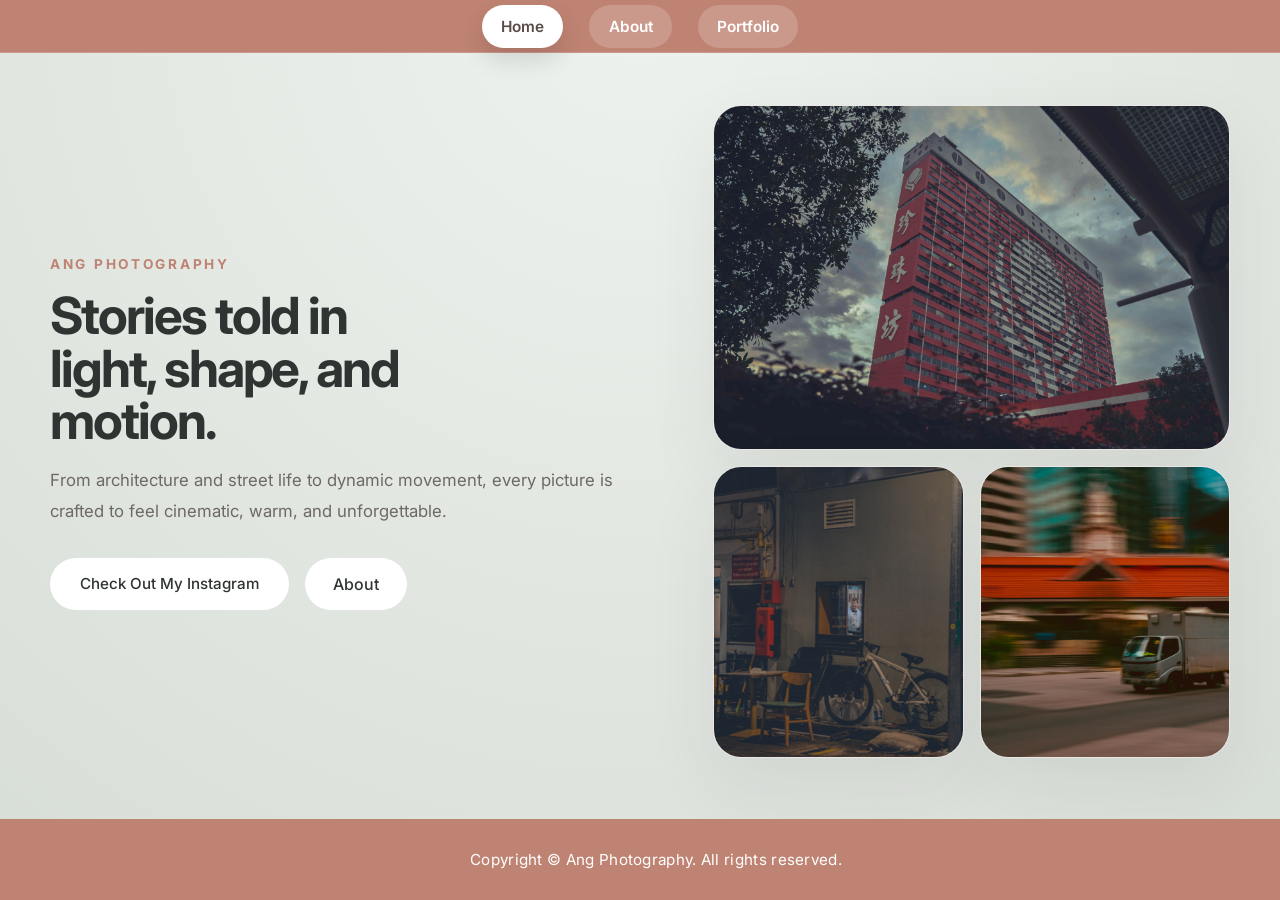
<file: index.html>
<!DOCTYPE html>
<html lang="en">

<head>
    <title>Ang Photography</title>
    <meta name="description"
        content="Discover cinematic photography by Ang Photography. Specializing in architecture, street life, and dynamic motion—stories told in light, shape, and unforgettable moments.">
    <meta charset="utf-8">
    <meta name="viewport" content="width=device-width, initial-scale=1">
    <link rel="preconnect" href="https://fonts.googleapis.com">
    <link rel="preconnect" href="https://fonts.gstatic.com" crossorigin>
    <link
        href="https://fonts.googleapis.com/css2?family=Inter:wght@400;500;600;700&family=Playfair+Display:wght@600;700&display=swap"
        rel="stylesheet">
    <link rel="stylesheet" href="CSS/Index.css">
</head>

<body>
    <nav>
        <a href="index.html" class="active">Home</a>
        <a href="About.html">About</a>
        <a href="Portfolio.html">Portfolio</a>
    </nav>

    <main class="landing-page">
        <section class="hero">
            <div class="hero-copy">
                <span class="eyebrow">Ang photography</span>
                <h1>Stories told in light, shape, and motion.</h1>
                <p>From architecture and street life to dynamic movement, every picture is crafted to feel cinematic,
                    warm, and unforgettable.</p>
                <div class="hero-actions">
                    <div class="button-group">
                        <a href="https://www.instagram.com/ang_photographyjournal90/"
                            class="btn btn-outline-light" target="_blank" rel="noopener noreferrer"
                            aria-label="Visit my Instagram profile">
                            Check Out My Instagram
                        </a>
                    </div>
                    <a href="About.html" class="btn-outline-light">About</a>

                </div>
            </div>

            <div class="hero-preview">
                <div class="preview-card">
                    <img src="image/building/B(4).jpeg" alt="Building photography preview" loading="lazy">
                </div>
                <div class="preview-grid">
                    <div class="preview-card"><img src="image/street/S(4).jpg" alt="Street photography preview"
                            loading="lazy">
                    </div>
                    <div class="preview-card"><img src="image/Vehicle/T(7).jpg" alt="Transport photography preview"
                            loading="lazy">
                    </div>
                </div>
            </div>
        </section>
    </main>

    <footer>
        <p>Copyright © Ang Photography. All rights reserved.</p>
    </footer>

    <script src="js/Index.js"></script>
</body>

</html>
</file>
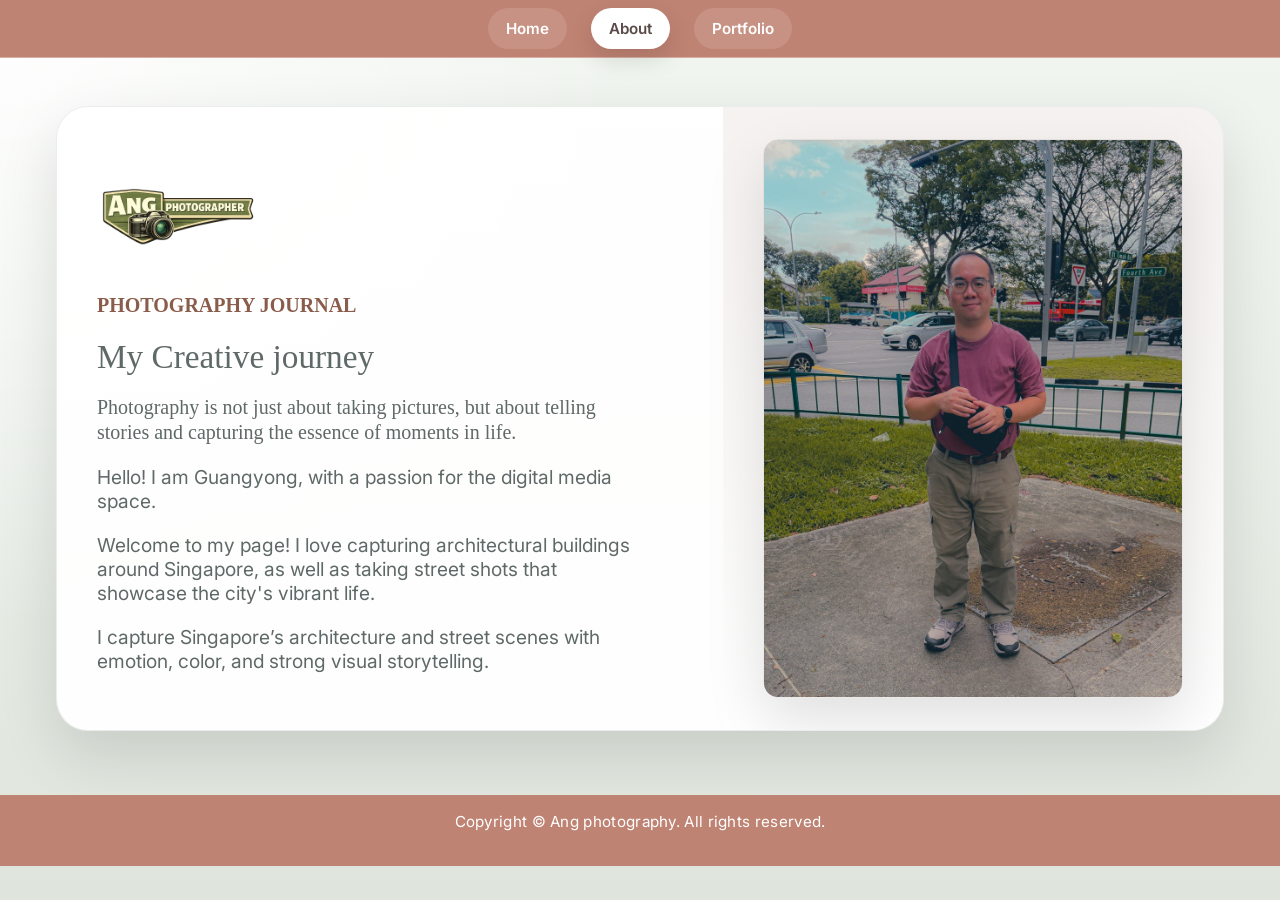
<file: About.html>
<!DOCTYPE html>
<html lang="en">

<head>
    <title>About Me</title>
    <meta charset="utf-8">
    <meta name="viewport" content="width=device-width, initial-scale=1">
    <link href="https://cdn.jsdelivr.net/npm/bootstrap@5.3.3/dist/css/bootstrap.min.css" rel="stylesheet">
    <script src="https://cdn.jsdelivr.net/npm/bootstrap@5.3.3/dist/js/bootstrap.bundle.min.js"></script>
    <link rel="preconnect" href="https://fonts.googleapis.com">
    <link rel="preconnect" href="https://fonts.gstatic.com" crossorigin>
    <link
        href="https://fonts.googleapis.com/css2?family=Inter:wght@400;500;600;700&family=Playfair+Display:wght@600;700&display=swap"
        rel="stylesheet">

    <link rel="stylesheet" href="CSS/About.css">

</head>

<!-- Page content -->

<body>
    <nav>
        <a href="index.html">Home</a>
        <a href="About.html" class="active">About</a>
        <a href="Portfolio.html">Portfolio</a>
    </nav>

    <section class="about-section">
        <div class="container">
            <div class="hero-card">
                <div class="text-card">
                    <img src="image/AI help with the photo.png" alt="Camera icon" class="btn-icon">
                    <span class="eyebrow">Photography Journal</span>
                    <h1 class="header">My Creative journey</h1>
                    <p class="subtitle">Photography is not just about taking pictures, but about telling stories and
                        capturing the essence of moments in life. </p>
                    <div class="about">
                        <p>Hello! I am Guangyong, with a passion for the digital media space.</p>
                        <p>Welcome to my page! I love capturing architectural buildings around Singapore, as well as
                            taking street shots that showcase the city's vibrant life.</p>
                        <p>I capture Singapore’s architecture and street scenes with emotion, color, and strong visual
                            storytelling.</p>
                    </div>
                </div>
                <div class="image-card">
                    <img src="image/displayPhoto.jpg" alt="DisplayPhoto" class="displayPhoto">
                </div>
            </div>
        </div>
    </section>

    <footer>
        <p>Copyright © Ang photography. All rights reserved.</p>
    </footer>

</body>

</html>
</file>
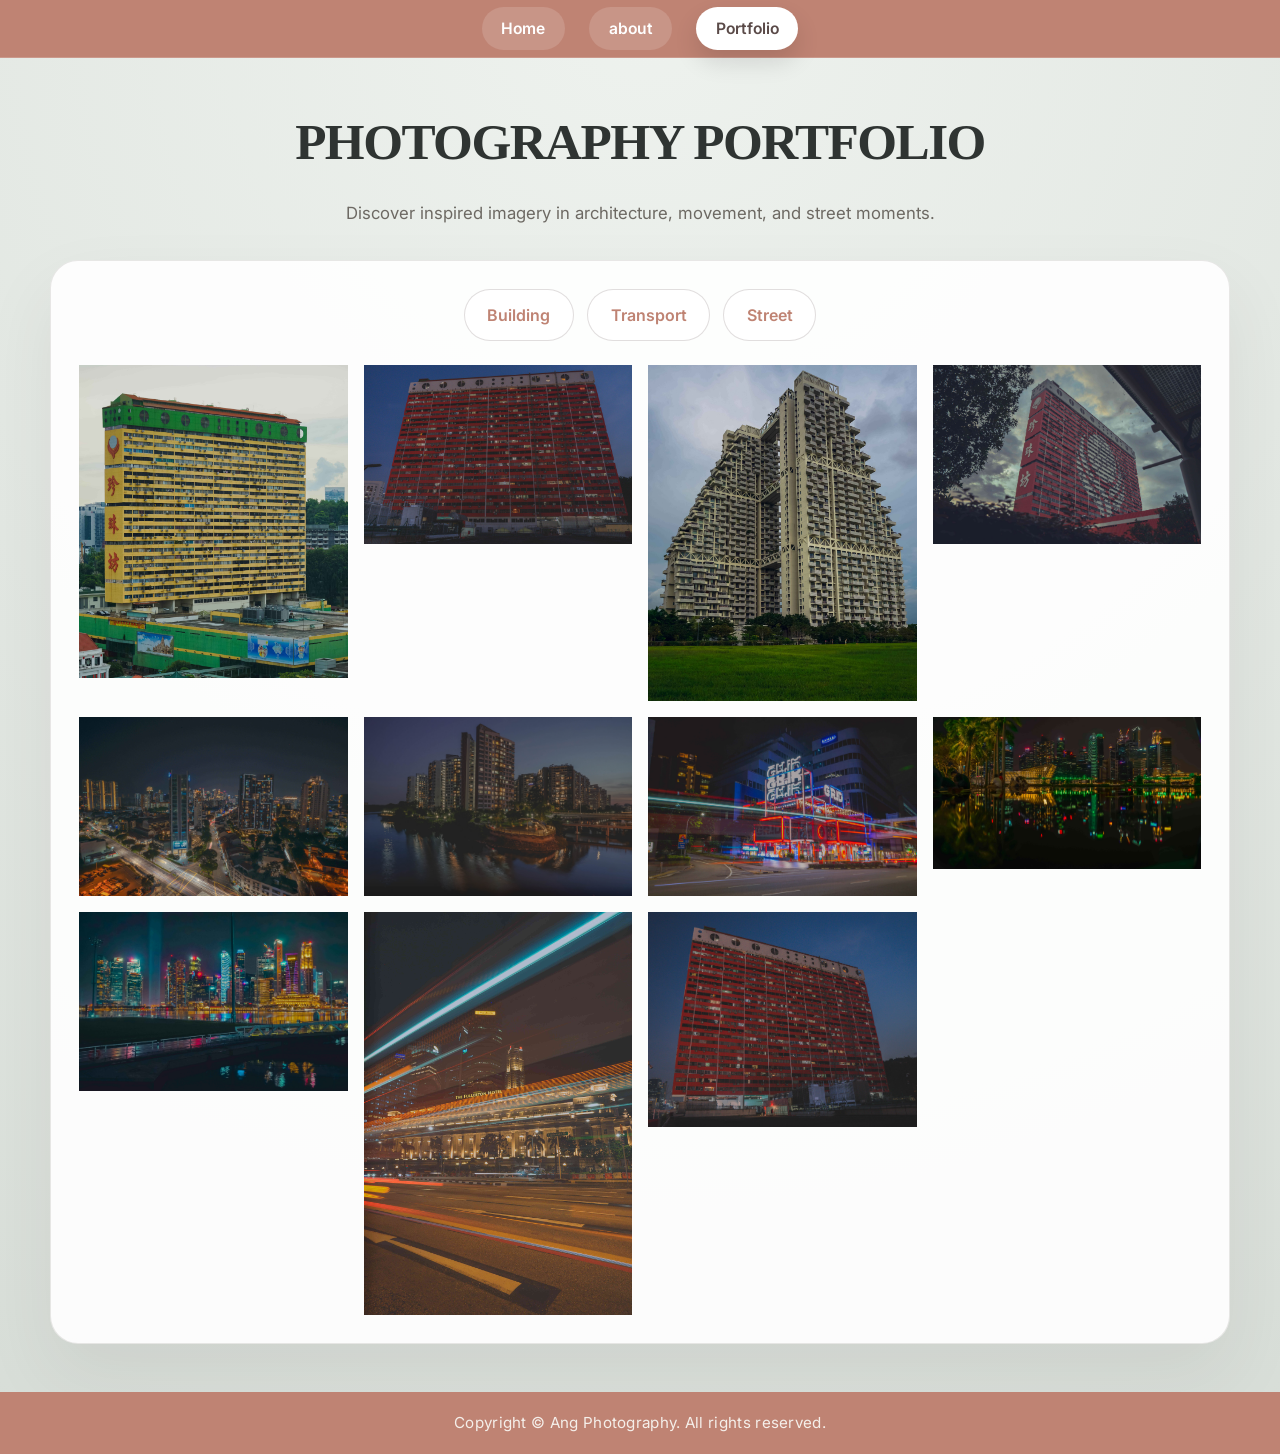
<file: Portfolio.html>
<!DOCTYPE html>
<html lang="en">

<head>
    <meta charset="utf-8">
    <meta name="viewport" content="width=device-width, initial-scale=1">
    <title>Portfolio</title>
    <link href="https://cdn.jsdelivr.net/npm/bootstrap@5.3.3/dist/css/bootstrap.min.css" rel="stylesheet">
    <link rel="stylesheet" href="CSS/Portfolio.css">
    <link rel="preconnect" href="https://fonts.googleapis.com">
    <link rel="preconnect" href="https://fonts.gstatic.com" crossorigin>
    <link
        href="https://fonts.googleapis.com/css2?family=Inter:wght@400;500;600;700&family=Playfair+Display:wght@600;700&display=swap"
        rel="stylesheet">
    <script src="js/Portfolio.js" defer></script>
</head>

<body>
    <nav>
        <a href="index.html">Home</a>
        <a href="About.html">about</a>
        <a href="Portfolio.html" class="active">Portfolio</a>
    </nav>

    <main class="portfolio-page">
        <header class="page-header">
            <h1 class="eyebrow">Photography Portfolio</h1>
            <p class="intro">Discover inspired imagery in architecture, movement, and street moments.</p>
        </header>

        <section class="gallery-panel">
            <div class="filter-group" role="group" aria-label="Portfolio categories">
                <button type="button" class="btn " aria-pressed="true" onclick="showBuilding(event)">Building</button>
                <button type="button" class="btn" aria-pressed="false" onclick="showTransport(event)">Transport</button>
                <button type="button" class="btn" aria-pressed="false" onclick="showStreet(event)">Street</button>
            </div>


            <div class="gallery-window">
                <div class="image-group active" id="Building-group">
                    <div class="column"><img src="image/building/B(1).jpeg" alt="Building series image 1"></div>
                    <div class="column"><img src="image/building/B(2).jpeg" alt="Building series image 2"></div>
                    <div class="column"><img src="image/building/B(3).jpeg" alt="Building series image 3"></div>
                    <div class="column"><img src="image/building/B(4).jpeg" alt="Building series image 4"></div>
                    <div class="column"><img src="image/building/B(5).jpeg" alt="Building series image 5"></div>
                    <div class="column"><img src="image/building/B(6).jpeg" alt="Building series image 6"></div>
                    <div class="column"><img src="image/building/B(7).jpeg" alt="Building series image 7"></div>
                    <div class="column"><img src="image/building/B(8).jpeg" alt="Building series image 8"></div>
                    <div class="column"><img src="image/building/B(9).jpeg" alt="Building series image 9"></div>
                    <div class="column"><img src="image/building/B(10).jpeg" alt="Building series image 10"></div>
                    <div class="column"><img src="image/building/B(11).jpeg" alt="Building series image 11"></div>
                </div>

                <div class="image-group" id="transport-group">
                    <div class="column"><img src="image/Vehicle/T(1).jpg" alt="Transport series image 1"></div>
                    <div class="column"><img src="image/Vehicle/T(2).jpg" alt="Transport series image 2"></div>
                    <div class="column"><img src="image/Vehicle/T(3).jpg" alt="Transport series image 3"></div>
                    <div class="column"><img src="image/Vehicle/T(4).jpg" alt="Transport series image 4"></div>
                    <div class="column"><img src="image/Vehicle/T(5).jpg" alt="Transport series image 5"></div>
                    <div class="column"><img src="image/Vehicle/T(6).jpg" alt="Transport series image 6"></div>
                    <div class="column"><img src="image/Vehicle/T(7).jpg" alt="Transport series image 7"></div>
                </div>

                <div class="image-group" id="Street-group">
                    <div class="column"><img src="image/street/S(1).jpg" alt="Street series image 1"></div>
                    <div class="column"><img src="image/street/S(2).jpg" alt="Street series image 2"></div>
                    <div class="column"><img src="image/street/S(3).jpg" alt="Street series image 3"></div>
                    <div class="column"><img src="image/street/S(4).jpg" alt="Street series image 4"></div>
                    <div class="column"><img src="image/street/S(5).jpg" alt="Street series image 5"></div>
                    <div class="column"><img src="image/street/S(6).jpg" alt="Street series image 6"></div>
                    <div class="column"><img src="image/street/S(7).jpg" alt="Street series image 7"></div>
                    <div class="column"><img src="image/street/S(8).jpg" alt="Street series image 8"></div>
                    <div class="column"><img src="image/street/S(9).jpg" alt="Street series image 9"></div>
                    <div class="column"><img src="image/street/S(10).jpg" alt="Street series image 10"></div>
                    <div class="column"><img src="image/street/S(11).jpg" alt="Street series image 11"></div>
                    <div class="column"><img src="image/street/S(12).jpg" alt="Street series image 12"></div>
                </div>
            </div>
        </section>
    </main>
</body>


<footer>
    <p>Copyright © Ang Photography. All rights reserved.</p>
</footer>
</body>

</html>
</file>
<file: CSS/Index.css>
﻿:root {
  --bg-start: #eef2ee;
  --bg-end: #d7ddd7;
  --surface: rgba(255, 255, 255, 0.9);
  --text: #2f3432;
  --muted: #6d6963;
  --accent: #bf8373;
  --accent-soft: #e7d2c6;
  --border: rgba(75, 68, 62, 0.12);
  --shadow: 0 26px 70px rgba(58, 57, 53, 0.08);
}

html,
body {
  margin: 0;
  min-height: 100%;
  font-family: Inter, Arial, sans-serif;
  background: radial-gradient(circle at top, var(--bg-start), var(--bg-end));
  color: var(--text);
}

body {
  display: flex;
  flex-direction: column;
  min-height: 100vh;
}

nav {
  background: var(--accent);
  padding: 1rem 2rem;
  text-align: center;
  border-bottom: 1px solid rgba(255, 255, 255, 0.18);
  position: sticky;
  top: 0;
  z-index: 10;
}

nav a {
  color: #fff;
  font-size: 0.96rem;
  font-weight: 600;
  text-decoration: none;
  margin: 0 0.7rem;
  padding: 0.75rem 1.2rem;
  border-radius: 999px;
  background: rgba(255, 255, 255, 0.18);
  transition:
    transform 0.2s ease,
    background-color 0.2s ease,
    color 0.2s ease;
}

nav a:hover,
nav a:focus {
  transform: translateY(-1px);
  background: rgba(255, 255, 255, 0.3);
}

nav a.active {
  background: #fff;
  color: #5a4a48;
  box-shadow: 0 12px 24px rgba(0, 0, 0, 0.12);
}

.landing-page {
  width: min(1180px, calc(100% - 2rem));
  margin: 0 auto;
  flex: 1;
}

.hero {
  display: grid;
  grid-template-columns: 1.1fr 0.9fr;
  gap: 2rem;
  align-items: center;
  padding: 3.25rem 0 2rem;
}

.hero-copy {
  max-width: 620px;
}

.eyebrow {
  display: inline-flex;
  text-transform: uppercase;
  letter-spacing: 0.2em;
  font-size: 0.85rem;
  color: var(--accent);
  font-weight: 700;
}

.hero-copy h1 {
  margin: 1rem 0 1.2rem;
  font-size: clamp(2.8rem, 4vw, 4.2rem);
  line-height: 1.02;
  letter-spacing: -0.04em;
  max-width: 11ch;
}

.hero-copy p {
  margin: 0;
  max-width: 600px;
  color: var(--muted);
  font-size: 1.05rem;
  line-height: 1.8;
}

.hero-actions {
  display: flex;
  flex-wrap: wrap;
  gap: 1rem;
  margin-top: 2rem;
}

.btn {
  display: inline-flex;
  align-items: center;
  justify-content: center;
  border-radius: 999px; /* This creates the pill shape for both */
  padding: 0.95rem 1.8rem; /* Uniform padding ensures identical height */
  font-weight: 600;
  font-size: 0.95rem;
  text-decoration: none;
  transition:
    transform 0.2s ease,
    box-shadow 0.2s ease,
    background-color 0.2s ease;
  border: 2px solid transparent; /* Keeps sizes consistent when one has a border */
}

.btn:hover,
.btn:focus-visible {
  transform: translateY(-1px);
}

.btn-secondary {
  background: white; /* Changed to solid white for better contrast */
  color: var(--text);
  box-shadow: 0 4px 12px rgba(0, 0, 0, 0.05);
}

.hero-preview {
  display: grid;
  gap: 1rem;
}

.preview-card {
  border-radius: 28px;
  overflow: hidden;
  background: rgba(255, 255, 255, 0.95);
  border: 1px solid var(--border);
  box-shadow: var(--shadow);
  min-height: 280px;
}

.preview-card img {
  width: 100%;
  height: 100%;
  display: block;
  object-fit: cover;
}

.preview-grid {
  display: grid;
  grid-template-columns: repeat(2, minmax(0, 1fr));
  gap: 1rem;
}

footer {
  background-color: #bf8373;
  color: #fff;
  text-align: center;
  padding: 1rem;
  width: 100%;
  margin: 0;
  font-size: 0.95rem;
  letter-spacing: 0.02em;
}

.button-group {
  color: #fff;
  display: flex;
  justify-content: flex-start;
}


.btn-outline-light {
  display: inline-flex;
  align-items: center;
  justify-content: center;
  padding: 0.9rem 1.75rem;
  background: white;
  color: var(--text);
  border-radius: 300px;
  text-decoration: none;
  font-weight: 500;
  transition:
    transform 0.2s ease,
    box-shadow 0.2s ease,
    background-color 0.2s ease,
    color 0.2s ease;
}

.btn-outline-light:hover,
.btn-outline-light:focus-visible {
  transform: translateY(-2px);
  box-shadow: 0 18px 30px rgba(0, 0, 0, 0.1);
  background: var(--accent);
  color: white;
}

/* Responsiveness */
@media (max-width: 980px) {
  .hero {
    grid-template-columns: 1fr;
  }

  .hero-preview {
    order: -1;
  }
}

@media (max-width: 720px) {
  nav {
    padding: 1rem;
  }

  .hero-copy h1 {
    font-size: 2.8rem;
  }

  .hero-actions {
    flex-direction: column;
    align-items: stretch;
  }

  .preview-grid {
    grid-row-gap: 1rem;
  }
}

@media (max-width: 768px) {
  .button-group {
    justify-content: center;
  }
}

@media (max-width: 560px) {
  .landing-page {
    width: calc(100% - 1.5rem);
  }

  .hero {
    padding-top: 2rem;
  }
}
</file>
<file: CSS/About.css>
:root {
  --bg: #e8ede7;
  --card: rgba(255, 255, 255, 0.95);
  --text: #2b3131;
  --muted: #5f6968;
  --accent: #8a5c4b;
  --newcolor: #bf8373;
  --accent-soft: rgba(138, 92, 75, 0.15);
  --shadow: 0 24px 60px rgba(0, 0, 0, 0.12);
}

* {
  box-sizing: border-box;
}

html,
body {
  margin: 0;
  padding: 0;
  min-height: 100%;
  font-family: "Inter", Open Sans, sans-serif;
  background: radial-gradient(circle at top left, rgba(255, 255, 255, 0.95), transparent 40%),
    linear-gradient(180deg, #f2f6f1 0%, #dfe5dd 100%);
  color: var(--text);
}

body {
  display: flex;
  flex-direction: column;
  min-height: 100vh;
}

nav {
  background: #bf8373;
  padding: 1rem 2rem;
  text-align: center;
  border-bottom: 1px solid rgba(255, 255, 255, 0.35);
  position: sticky;
  top: 0;
  z-index: 10;
  backdrop-filter: blur(10px);
}

nav a {
  color: #fff;
  font-size: 0.95rem;
  font-weight: 600;
  text-decoration: none;
  margin: 0 0.65rem;
  padding: 0.7rem 1.1rem;
  border-radius: 999px;
  background: rgba(255, 255, 255, 0.12);
  transition: transform 0.2s ease, background-color 0.2s ease, color 0.2s ease;
}

nav a:hover,
nav a:focus {
  transform: translateY(-2px);
  background: rgba(255, 255, 255, 0.22);
}

nav a.active {
  background: #fff;
  color: #5a4a48;
  box-shadow: 0 10px 24px rgba(0, 0, 0, 0.12);
}

.about-section {
  width: 100%;
  padding: 3rem 1.5rem 4rem;
}

.container {
  width: 100%;
  max-width: 1200px;
  margin: 0 auto;
  padding: 0 1rem;
  display: flex;
  flex-direction: column;
  align-items: stretch;
  justify-content: center;
  color: var(--text);
}

.hero-card {
  display: flex;
  flex-wrap: wrap;
  gap: 2rem;
  align-items: stretch;
  width: 100%;
  border-radius: 32px;
  background: rgba(255, 255, 255, 0.92);
  box-shadow: var(--shadow);
  border: 1px solid rgba(95, 105, 104, 0.12);
  overflow: hidden;
}

.text-card,
.image-card {
  flex: 1 1 320px;
  min-width: 280px;
}

.text-card {
  display: flex;
  flex-direction: column;
  justify-content: center;
  gap: 1.25rem;
  padding: 3rem 2.5rem;
  background: transparent;
  border-radius: 0;
  box-shadow: none;
  border: none;
}

.image-card {
  min-height: 350px;
  max-width: 500px;
  display: flex;
  justify-content: center;
  align-items: center;
  padding: 2rem;
  background: linear-gradient(180deg, rgba(138, 92, 75, 0.08), rgba(255, 255, 255, 0.92));
}

.eyebrow {
  font-family: Abril Fatface, serif;
  display: inline-flex;
  font-size: 1.25rem;
  letter-spacing: 0.1 rem;
  text-transform: uppercase;
  color: var(--accent);
  font-weight: 700;
}

.text-card h1 {
  margin: 0;
  font-size: clamp(2rem, 2.6vw, 3rem);
  line-height: 1.05;
}

.header {
  margin: 0;
  font-family: Abril Fatface, serif;
  max-width: 36rem;
  color: var(--muted);
  font-size: 0.875rem;
  line-height: 1.8;
}

.subtitle {
  margin: 0;
  font-family: Abril Fatface, serif;
  max-width: 36rem;
  color: var(--muted);
  font-size: 1.25rem;
  line-height: 1.25;
}

.about {
  display: grid;
  font-family: Inter, serif;
  gap: 1.25rem;
  color: var(--muted);
  line-height: 1.25;
}

.about p {
  margin: 0;
  font-size: 1.2rem;
}

.button-group {
  display: flex-end;
  justify-content: flex-start;
}

.btn-outline-light {
  display: inline-flex;
  align-items: center;
  justify-content: center;
  padding: 0.9rem 1.75rem;
  background: transparent;
  color: var(--text);
  border: 1px solid var(--muted);
  border-radius: 300px;
  text-decoration: none;
  font-weight: 500;
  transition: transform 0.2s ease, box-shadow 0.2s ease, background-color 0.2s ease, color 0.2s ease;
}

.btn-outline-light:hover,
.btn-outline-light:focus-visible {
  transform: translateY(-2px);
  box-shadow: 0 18px 30px rgba(0, 0, 0, 0.1);
  background: var(--newcolor);
  color: white
}

.btn-icon {
  width: 10rem;
  max-width:auto;
  height: auto;
  display: block;
}

.displayPhoto {
  width: 100%;
  max-width: 420px;
  height: auto;
  border-radius: 15px;
  object-fit: cover;
  box-shadow: var(--shadow);
  border: 1px solid rgba(0, 0, 0, 0.08);
}

footer {
  background-color: #bf8373;
  color: #fff;
  text-align: center;
  padding: 1rem;
  width: 100%;
  margin: 0;
  font-size: 0.95rem;
  letter-spacing: 0.02em;

}

@media (max-width: 980px) {
  .container {
    flex-direction: column;
    text-align: center;
  }

  .button-group {
    justify-content: center;
  }

  .text-card,
  .image-card {
    width: 100%;
  }
}

@media (max-width: 640px) {
  .about-section {
    padding: 2rem 1rem 3rem;
  }

  nav {
    padding: 0.9rem 1rem;
  }

  nav a {
    margin: 0.35rem 0.35rem;
    padding: 0.7rem 1rem;
    font-size: 0.9rem;
  }
}
</file>
<file: CSS/Portfolio.css>
:root {
  --bg-start: #eef2ee;
  --bg-end: #d7ddd7;
  --surface: rgba(255, 255, 255, 0.9);
  --text: #2f3432;
  --muted: #6d6963;
  --accent: #9a7166;
  --accent-soft: #e7d2c6;
  --border: rgba(75, 68, 62, 0.12);
}

html,
body {
  margin: 0;
  padding: 0;
  min-height: 100%;
  font-family: Inter, Arial, sans-serif;
  background: radial-gradient(circle at top, var(--bg-start), var(--bg-end));
  color: var(--text);
}

body {
  display: flex;
  flex-direction: column;
  min-height: 100vh;
}

nav {
  background: #bf8373;
  padding: 1rem 2rem;
  text-align: center;
  border-bottom: 1px solid rgba(255, 255, 255, 0.18);
  position: sticky;
  top: 0;
  z-index: 10;
}

nav a {
  color: #fff;
  font-size: 0.98rem;
  font-weight: 600;
  text-decoration: none;
  margin: 0 0.65rem;
  padding: 0.75rem 1.2rem;
  border-radius: 500px;
  background: #ffffff24;
  transition: transform 0.2s ease, background-color 0.2s ease, color 0.2s ease;
}

nav a:hover,
nav a:focus {
  transform: translateY(-1px);
  background: #ffffff40;
}

nav a.active {
  background: #fff;
  color: #5a4a48;
  box-shadow: 0 12px 24px rgba(0, 0, 0, 0.12);
}

main.portfolio-page {
  flex: 1;
  width: min(1180px, calc(100% - 2rem));
  margin: 0 auto;
  padding: 2rem 0 3rem;
}

.page-header {
  text-align: center;
  padding: 1rem 0 2rem;
}

.eyebrow {
  font-family: Abril Fatface, serif;
  display: inline-flex;
  font-size: 1.25rem;
  letter-spacing: 0.1 rem;
  text-transform: uppercase;
  color: var(--accent);
  font-weight: 700;
}

.page-header h1 {
  margin: 0.5rem auto 0.8rem;
  font-size: clamp(2.2rem, 4vw, 3.2rem);
  line-height: 1.1;
  letter-spacing: -0.03em;
  color: var(--text);
}

.intro,
.gallery-description {
  margin: 1rem auto 0;
  max-width: 720px;
  color: var(--muted);
  font-size: 1.05rem;
  line-height: 1.75;
}

.filter-group .btn:hover,
.filter-group .btn:focus {
  transform: translateY(-1px);
  background: var(--accent-soft);
}

.filter-group .btn:focus-visible {
  outline: 3px solid rgba(154, 113, 102, 0.35);
  outline-offset: 4px;
}

.gallery-panel {
  background: var(--surface);
  border: 1px solid var(--border);
  border-radius: 28px;
  box-shadow: 0 32px 70px rgba(58, 57, 53, 0.08);
  padding: 1.75rem;
}

.filter-group {
  display: flex;
  flex-wrap: wrap;
  justify-content: center;
  gap: 0.85rem;
  margin-bottom: 1.5rem;
}

.filter-group .btn {
  background: #fff;
  color: #bf8373;
  border: 1px solid #5a4a482e;
  border-radius: 999px; 
  padding: 0.82rem 1.4rem;
  font-weight: 600;
  transition: transform 0.2s ease, background-color 0.2s ease, color 0.2s ease, box-shadow 0.2s ease;
}

.filter-group .btn:hover,
.filter-group .btn:focus {
  transform: translateY(-1px);
  background: var(--accent-soft);
}

.filter-group .btn.active {
  background: var(--accent);
  color: #fff;
  border-color: transparent;
  box-shadow: 0 18px 36px rgba(154, 113, 102, 0.18);
}

.gallery-window {
  display: grid;
  gap: 1rem;
}

.image-group {
  display: none;
  grid-template-columns: repeat(auto-fit, minmax(220px, 1fr));
  gap: 1rem;
}

.image-group.active {
  display: grid;
}

.column {
  overflow: hidden;
}

.column img {
  width: 100%;
  height:auto;
  display: block;
  object-fit: contain;
  transition: transform 0.35s ease;
}

.column img:hover {
  transform: scale(1.04);
}

footer {
  background-color: #bf8373;
  color: #f5efea;
  text-align: center;
  padding: 1.25rem 1rem;
}

footer p {
  margin: 0;
  font-size: 0.95rem;
  letter-spacing: 0.02em;
}

@media (max-width: 900px) {
  nav {
    padding: 1rem;
  }

  .page-header {
    padding-bottom: 1.5rem;
  }
}

@media (max-width: 720px) {
  .filter-group {
    justify-content: center;
  }

  .page-header h1 {
    font-size: 2.3rem;
  }
}

@media (max-width: 560px) {
  .filter-group .btn {
    flex: 1 1 100%;
    padding: 0.85rem 1rem;
  }
}
</file>
